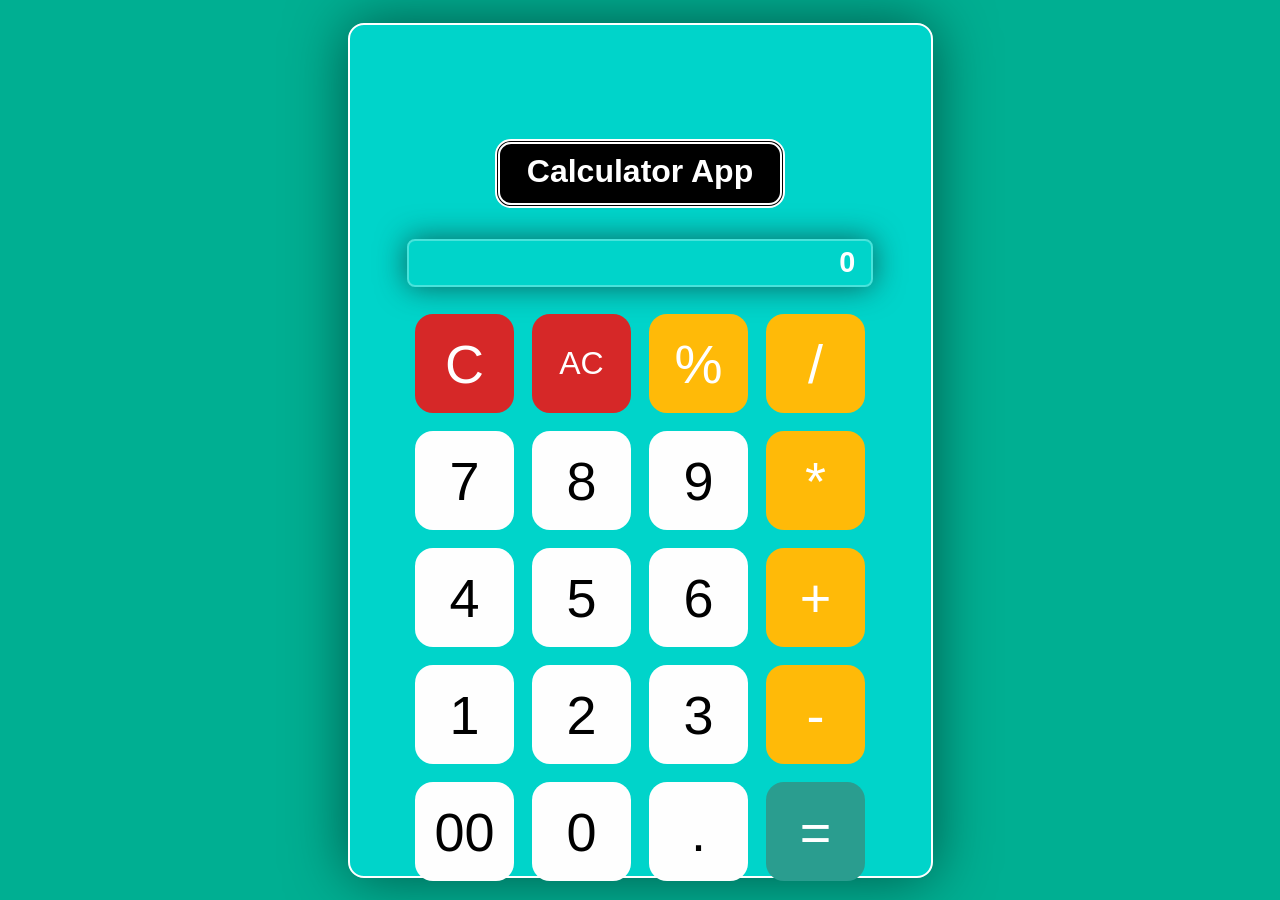
<file: Calculator-App-main/index.html>
<!DOCTYPE html>
<html lang="en">
<head>
    <meta charset="UTF-8">
    <meta name="viewport" content="width=device-width, initial-scale=1.0">
    <title>Calculator App</title>
    <link rel="stylesheet" href="style.css">
</head>
<body>

    <div class="container">

        <h2>Calculator App</h2>
        <input type="text" class="inputData" placeholder="0">
        
        <div class="boxes">
                <button class="content clear">C</button>
                <button class="content clearAc">AC</button>
                <button class="content operator">%</button>
                <button class="content operator">/</button>

                <button class="content">7</button>
                <button class="content">8</button>
                <button class="content">9</button>
                <button class="content operator">*</button>

                <button class="content">4</button>
                <button class="content">5</button>
                <button class="content">6</button>
                <button class="content operator">+</button>
            
                <button class="content">1</button>
                <button class="content">2</button>
                <button class="content">3</button>
                <button class="content operator">-</button>
            
                <button class="content">00</button>
                <button class="content">0</button>
                <button class="content">.</button>
                <button class="content equal">=</button>
        </div>

    </div>

    <script src="script.js"></script>
</body>
</html>
</file>
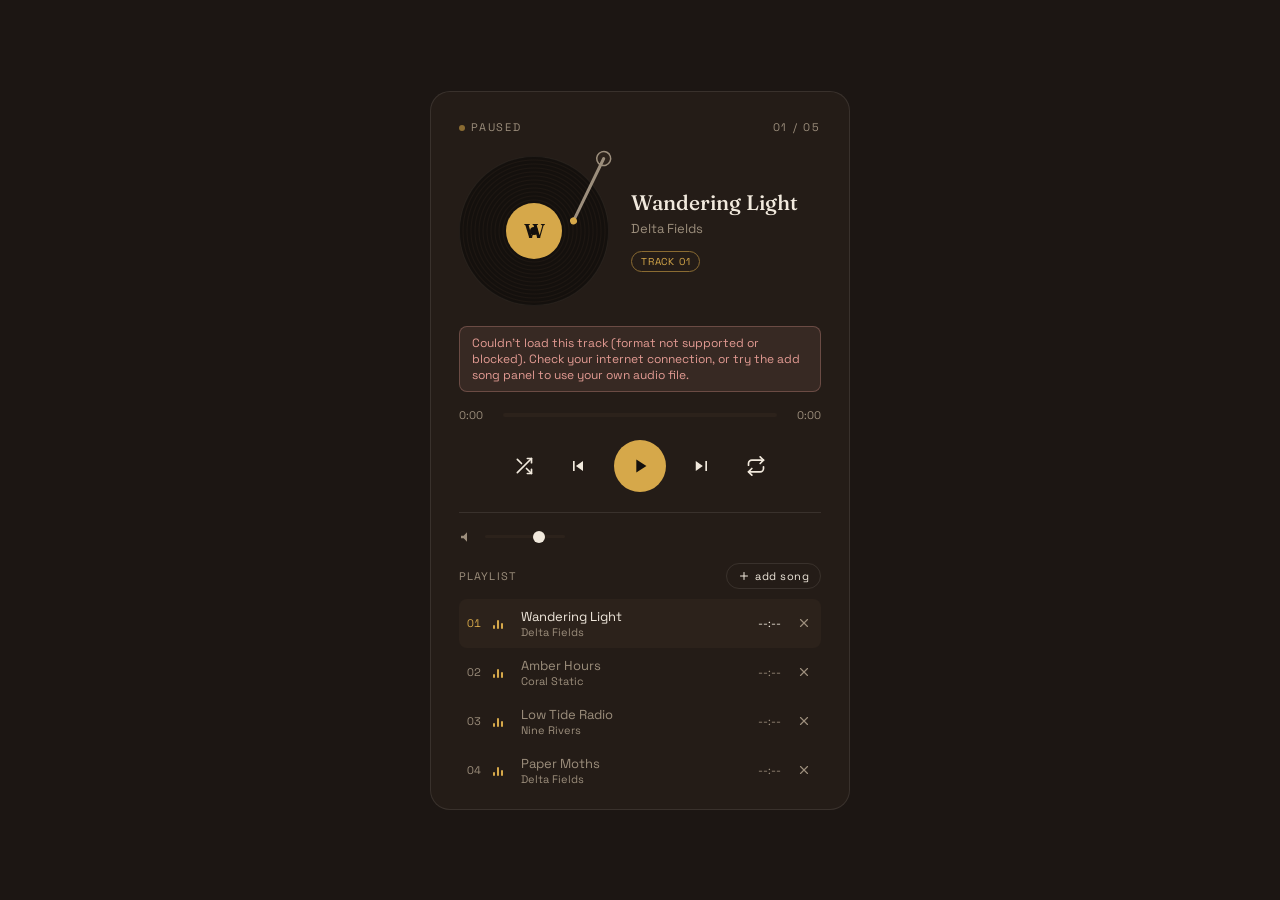
<file: Music-Plalyer-main/index.html>
<!DOCTYPE html>
<html lang="en">
<head>
<meta charset="UTF-8">
<title>Turntable — Music Player</title>
<link rel="preconnect" href="https://fonts.googleapis.com">
<link href="https://fonts.googleapis.com/css2?family=Fraunces:opsz,wght@9..144,400;9..144,500;9..144,600&family=Space+Grotesk:wght@400;500;600&display=swap" rel="stylesheet">
<style>
  :root{
    --bg: #1C1613;
    --panel: #241C17;
    --panel-2: #2C221B;
    --amber: #D6A84A;
    --amber-dim: #8A6B32;
    --sage: #7C9A82;
    --cream: #F1E9DD;
    --muted: #9C8E7C;
    --hairline: rgba(241,233,221,0.10);
    --vinyl: #14100D;
    --vinyl-groove: #1E1712;
  }
  *{box-sizing:border-box;}
  body{
    margin:0;
    background: var(--bg);
    color: var(--cream);
    font-family: 'Space Grotesk', sans-serif;
    min-height:100vh;
    display:flex;
    align-items:center;
    justify-content:center;
    padding: 40px 20px;
  }
  .player{
    width: 420px;
    max-width:100%;
    background: var(--panel);
    border: 1px solid var(--hairline);
    border-radius: 20px;
    padding: 28px 28px 20px;
    position:relative;
  }
  .eyebrow{
    font-size:11px;
    letter-spacing: 0.16em;
    text-transform:uppercase;
    color: var(--muted);
    display:flex;
    justify-content:space-between;
    align-items:center;
    margin-bottom: 22px;
  }
  .eyebrow .live-dot{
    width:6px;height:6px;border-radius:50%;
    background: var(--amber-dim);
    display:inline-block;
    margin-right:6px;
  }
  .eyebrow.playing .live-dot{ background: var(--sage); box-shadow: 0 0 0 3px rgba(124,154,130,0.15); }

  .stage{
    display:flex;
    align-items:center;
    gap: 22px;
    margin-bottom: 20px;
  }
  .turntable{
    width:150px; height:150px; flex-shrink:0; position:relative;
  }
  .platter{
    width:150px; height:150px; border-radius:50%;
    background:
      repeating-radial-gradient(circle at center, var(--vinyl) 0px, var(--vinyl) 2px, var(--vinyl-groove) 3px, var(--vinyl) 4px);
    border: 1px solid rgba(241,233,221,0.06);
    display:flex; align-items:center; justify-content:center;
    animation: spin 3.2s linear infinite;
    animation-play-state: paused;
  }
  .platter.spin{ animation-play-state: running; }
  .label{
    width:56px;height:56px;border-radius:50%;
    background: var(--amber);
    display:flex;align-items:center;justify-content:center;
    color: var(--vinyl);
    font-family:'Fraunces', serif;
    font-weight:600;
    font-size:20px;
  }
  .label::after{
    content:'';
    width:8px;height:8px;border-radius:50%;
    background: var(--vinyl);
    position:absolute;
  }
  .tonearm{
    position:absolute;
    top:-6px; right:-2px;
    width: 74px; height:74px;
    transform-origin: 68px 6px;
    transform: rotate(-18deg);
    transition: transform 0.5s cubic-bezier(.4,0,.2,1);
    pointer-events:none;
  }
  .tonearm.down{ transform: rotate(6deg); }
  .tonearm svg{ width:100%; height:100%; display:block; }

  .track-info{ min-width:0; }
  .track-title{
    font-family:'Fraunces', serif;
    font-weight:500;
    font-size: 21px;
    line-height:1.25;
    margin:0 0 4px;
    white-space:nowrap;
    overflow:hidden;
    text-overflow:ellipsis;
  }
  .track-artist{
    font-size:13px;
    color: var(--muted);
    margin:0 0 12px;
    white-space:nowrap;
    overflow:hidden;
    text-overflow:ellipsis;
  }
  .track-tag{
    display:inline-block;
    font-size:10px;
    letter-spacing:0.08em;
    text-transform:uppercase;
    color: var(--amber);
    border: 1px solid var(--amber-dim);
    border-radius: 100px;
    padding: 3px 9px;
  }

  .progress-row{
    display:flex; align-items:center; gap:10px;
    margin-bottom: 18px;
  }
  .time{ font-size:11px; color: var(--muted); min-width:34px; }
  .time.right{ text-align:right; }
  .progress-track{
    flex:1; height:4px; border-radius:4px;
    background: var(--panel-2);
    position:relative;
    cursor:pointer;
  }
  .progress-fill{
    position:absolute; top:0; left:0; height:100%;
    border-radius:4px;
    background: var(--amber);
    width:0%;
  }
  .progress-track:hover .progress-fill{ background: var(--sage); }

  .controls{
    display:flex; align-items:center; justify-content:center;
    gap: 18px;
    margin-bottom: 20px;
  }
  .ctrl-btn{
    background:none; border:none; cursor:pointer;
    color: var(--cream);
    display:flex; align-items:center; justify-content:center;
    padding:8px;
    border-radius:50%;
    transition: background 0.15s, color 0.15s;
  }
  .ctrl-btn:hover{ background: var(--panel-2); }
  .ctrl-btn svg{ width:20px; height:20px; }
  .ctrl-btn.play-pause{
    width:52px; height:52px;
    background: var(--amber);
    color: var(--vinyl);
  }
  .ctrl-btn.play-pause svg{ width:22px; height:22px; }
  .ctrl-btn.play-pause:hover{ background: #E4BB63; }
  .ctrl-btn.toggle-active{ color: var(--sage); }

  .bottom-row{
    display:flex; align-items:center; justify-content:space-between;
    gap: 16px;
    border-top: 1px solid var(--hairline);
    padding-top: 16px;
  }
  .volume-row{ display:flex; align-items:center; gap:8px; flex:1; }
  .volume-row svg{ width:16px; height:16px; color:var(--muted); flex-shrink:0; }
  input[type="range"]{
    -webkit-appearance:none; appearance:none;
    width:100%; height:3px; border-radius:3px;
    background: var(--panel-2);
    outline:none;
  }
  input[type="range"]::-webkit-slider-thumb{
    -webkit-appearance:none;
    width:12px; height:12px; border-radius:50%;
    background: var(--cream);
    cursor:pointer;
    border: none;
  }
  input[type="range"]::-moz-range-thumb{
    width:12px; height:12px; border-radius:50%;
    background: var(--cream); border:none; cursor:pointer;
  }
  #volume{ max-width:80px; }

  .playlist-header{
    display:flex; align-items:center; justify-content:space-between;
    margin-top:18px;
  }
  .playlist-label{
    font-size:11px; letter-spacing:0.1em; text-transform:uppercase; color: var(--muted);
  }
  .add-btn{
    display:flex; align-items:center; gap:5px;
    background:none; border:1px solid var(--hairline); color: var(--cream);
    font-family:'Space Grotesk', sans-serif;
    font-size:11px; letter-spacing:0.04em;
    border-radius:100px; padding:5px 11px; cursor:pointer;
  }
  .add-btn:hover{ border-color: var(--amber-dim); color: var(--amber); }
  .add-btn svg{ width:12px; height:12px; }

  .add-panel{
    display:none;
    margin-top:12px;
    background: var(--panel-2);
    border: 1px solid var(--hairline);
    border-radius: 12px;
    padding: 14px;
  }
  .add-panel.open{ display:block; }
  .add-tabs{ display:flex; gap:6px; margin-bottom:12px; }
  .add-tab{
    flex:1; text-align:center;
    background:none; border:1px solid var(--hairline); color: var(--muted);
    font-family:'Space Grotesk', sans-serif; font-size:11px;
    border-radius:8px; padding:7px; cursor:pointer;
  }
  .add-tab.active{ color: var(--cream); border-color: var(--amber-dim); background: rgba(214,168,74,0.08); }
  .add-field{ margin-bottom:9px; }
  .add-field label{
    display:block; font-size:10px; letter-spacing:0.06em; text-transform:uppercase;
    color: var(--muted); margin-bottom:5px;
  }
  .add-field input[type="text"], .add-field input[type="url"]{
    width:100%; background: var(--panel); border:1px solid var(--hairline);
    color: var(--cream); font-family:'Space Grotesk', sans-serif; font-size:13px;
    border-radius:8px; padding:8px 10px; outline:none;
  }
  .add-field input[type="text"]:focus, .add-field input[type="url"]:focus{ border-color: var(--amber-dim); }
  .add-field input[type="file"]{
    width:100%; font-size:12px; color: var(--muted);
  }
  .add-submit{
    width:100%; background: var(--amber); color: var(--vinyl); border:none;
    font-family:'Space Grotesk', sans-serif; font-weight:500; font-size:13px;
    border-radius:8px; padding:9px; cursor:pointer; margin-top:2px;
  }
  .add-submit:hover{ background:#E4BB63; }
  .add-hint{ font-size:11px; color: var(--muted); margin: 8px 0 0; }
  .add-error{ font-size:11px; color: #E39B93; margin: 8px 0 0; display:none; }
  .playback-error{
    font-size:12px; color: #E39B93;
    background: rgba(227,155,147,0.1);
    border: 1px solid rgba(227,155,147,0.3);
    border-radius: 8px;
    padding: 8px 12px;
    margin-bottom: 16px;
    display:none;
  }
  .playback-error.show{ display:block; }

  .playlist{
    margin-top: 10px;
    max-height: 190px;
    overflow-y:auto;
  }
  .playlist::-webkit-scrollbar{ width:4px; }
  .playlist::-webkit-scrollbar-thumb{ background: var(--panel-2); border-radius:4px; }
  .pl-remove{
    background:none; border:none; color: var(--muted); cursor:pointer;
    padding:4px; display:flex; align-items:center; justify-content:center; flex-shrink:0;
  }
  .pl-remove:hover{ color: #E39B93; }
  .pl-remove svg{ width:14px; height:14px; }

  .playlist-item{
    display:flex; align-items:center; gap:12px;
    padding: 9px 6px;
    border-radius: 8px;
    cursor:pointer;
    color: var(--muted);
  }
  .playlist-item:hover{ background: var(--panel-2); }
  .playlist-item.active{ color: var(--cream); background: var(--panel-2); }
  .pl-index{
    font-size:11px; width:16px; text-align:right; flex-shrink:0;
    font-variant-numeric: tabular-nums;
  }
  .playlist-item.active .pl-index{ color: var(--amber); }
  .pl-eq{ width:16px; flex-shrink:0; display:flex; align-items:flex-end; gap:2px; height:12px; }
  .pl-eq span{ width:2px; background: var(--amber); border-radius:1px; }
  .playlist-item.active .pl-eq span{ animation: eq 0.9s ease-in-out infinite; }
  .pl-eq span:nth-child(1){ height:4px; animation-delay:0s; }
  .pl-eq span:nth-child(2){ height:9px; animation-delay:0.2s; }
  .pl-eq span:nth-child(3){ height:6px; animation-delay:0.4s; }
  .pl-meta{ flex:1; min-width:0; }
  .pl-title{ font-size:13px; white-space:nowrap; overflow:hidden; text-overflow:ellipsis; }
  .pl-artist{ font-size:11px; color: var(--muted); white-space:nowrap; overflow:hidden; text-overflow:ellipsis; }
  .pl-dur{ font-size:11px; flex-shrink:0; font-variant-numeric: tabular-nums; }

  @keyframes spin{ to{ transform: rotate(360deg); } }
  @keyframes eq{
    0%, 100%{ transform: scaleY(0.4); }
    50%{ transform: scaleY(1); }
  }
  @media (prefers-reduced-motion: reduce){
    .platter, .pl-eq span{ animation: none !important; }
  }
</style>
</head>
<body>

<div class="player">
  <div class="eyebrow" id="eyebrow">
    <span><span class="live-dot"></span><span id="status-text">paused</span></span>
    <span id="track-count">01 / 05</span>
  </div>

  <div class="stage">
    <div class="turntable">
      <div class="platter" id="platter">
        <div class="label" id="label">A</div>
      </div>
      <div class="tonearm" id="tonearm">
        <svg viewBox="0 0 74 74" fill="none">
          <circle cx="66" cy="8" r="7" fill="var(--panel-2)" stroke="var(--muted)" stroke-width="1.5"/>
          <line x1="66" y1="8" x2="18" y2="58" stroke="var(--muted)" stroke-width="3" stroke-linecap="round"/>
          <circle cx="18" cy="58" r="3.5" fill="var(--amber)"/>
        </svg>
      </div>
    </div>
    <div class="track-info">
      <p class="track-title" id="track-title">Loading…</p>
      <p class="track-artist" id="track-artist">—</p>
      <span class="track-tag" id="track-tag">track 01</span>
    </div>
  </div>

  <p class="playback-error" id="playback-error"></p>

  <div class="progress-row">
    <span class="time" id="current-time">0:00</span>
    <div class="progress-track" id="progress-track">
      <div class="progress-fill" id="progress-fill"></div>
    </div>
    <span class="time right" id="duration-time">0:00</span>
  </div>

  <div class="controls">
    <button class="ctrl-btn" id="shuffle-btn" title="Shuffle" aria-label="Toggle shuffle">
      <svg viewBox="0 0 24 24" fill="none" stroke="currentColor" stroke-width="2" stroke-linecap="round" stroke-linejoin="round"><polyline points="16 3 21 3 21 8"/><line x1="4" y1="20" x2="21" y2="3"/><polyline points="21 16 21 21 16 21"/><line x1="15" y1="15" x2="21" y2="21"/><line x1="4" y1="4" x2="9" y2="9"/></svg>
    </button>
    <button class="ctrl-btn" id="prev-btn" title="Previous" aria-label="Previous track">
      <svg viewBox="0 0 24 24" fill="currentColor"><path d="M6 6h2v12H6zm3.5 6l8.5 6V6z"/></svg>
    </button>
    <button class="ctrl-btn play-pause" id="play-btn" title="Play/Pause" aria-label="Play or pause">
      <svg id="play-icon" viewBox="0 0 24 24" fill="currentColor"><path d="M8 5v14l11-7z"/></svg>
      <svg id="pause-icon" viewBox="0 0 24 24" fill="currentColor" style="display:none;"><path d="M6 5h4v14H6zm8 0h4v14h-4z"/></svg>
    </button>
    <button class="ctrl-btn" id="next-btn" title="Next" aria-label="Next track">
      <svg viewBox="0 0 24 24" fill="currentColor"><path d="M16 6h2v12h-2zM4.5 6v12l8.5-6z"/></svg>
    </button>
    <button class="ctrl-btn" id="repeat-btn" title="Repeat / Autoplay" aria-label="Toggle repeat">
      <svg viewBox="0 0 24 24" fill="none" stroke="currentColor" stroke-width="2" stroke-linecap="round" stroke-linejoin="round"><polyline points="17 1 21 5 17 9"/><path d="M3 11V9a4 4 0 0 1 4-4h14"/><polyline points="7 23 3 19 7 15"/><path d="M21 13v2a4 4 0 0 1-4 4H3"/></svg>
    </button>
  </div>

  <div class="bottom-row">
    <div class="volume-row">
      <svg viewBox="0 0 24 24" fill="currentColor" id="vol-icon"><path d="M3 10v4h4l5 5V5L7 10H3z"/></svg>
      <input type="range" id="volume" min="0" max="100" value="70">
    </div>
  </div>

  <div class="playlist-header">
    <span class="playlist-label">playlist</span>
    <button class="add-btn" id="add-toggle-btn">
      <svg viewBox="0 0 24 24" fill="none" stroke="currentColor" stroke-width="2" stroke-linecap="round"><line x1="12" y1="5" x2="12" y2="19"/><line x1="5" y1="12" x2="19" y2="12"/></svg>
      add song
    </button>
  </div>

  <div class="add-panel" id="add-panel">
    <div class="add-tabs">
      <button class="add-tab active" id="tab-upload" data-tab="upload">upload file</button>
      <button class="add-tab" id="tab-url" data-tab="url">from url</button>
    </div>

    <form id="upload-form">
      <div class="add-field">
        <label for="upload-file">audio file</label>
        <input type="file" id="upload-file" accept="audio/*" required>
      </div>
      <div class="add-field">
        <label for="upload-title">title</label>
        <input type="text" id="upload-title" placeholder="leave blank to use file name">
      </div>
      <div class="add-field">
        <label for="upload-artist">artist</label>
        <input type="text" id="upload-artist" placeholder="unknown artist">
      </div>
      <button type="submit" class="add-submit">add to playlist</button>
    </form>

    <form id="url-form" style="display:none;">
      <div class="add-field">
        <label for="url-src">audio url</label>
        <input type="url" id="url-src" placeholder="https://example.com/song.mp3" required>
      </div>
      <div class="add-field">
        <label for="url-title">title</label>
        <input type="text" id="url-title" placeholder="track title" required>
      </div>
      <div class="add-field">
        <label for="url-artist">artist</label>
        <input type="text" id="url-artist" placeholder="unknown artist">
      </div>
      <button type="submit" class="add-submit">add to playlist</button>
      <p class="add-hint">Needs to be a direct link to an audio file, and the host must allow cross-site playback.</p>
    </form>

    <p class="add-error" id="add-error"></p>
  </div>

  <div class="playlist" id="playlist"></div>
</div>

<audio id="audio" preload="metadata"></audio>

<script>
(function(){
  const tracks = [
    { title: "Wandering Light", artist: "Delta Fields", src: "https://www.soundhelix.com/examples/mp3/SoundHelix-Song-1.mp3" },
    { title: "Amber Hours", artist: "Coral Static", src: "https://www.soundhelix.com/examples/mp3/SoundHelix-Song-2.mp3" },
    { title: "Low Tide Radio", artist: "Nine Rivers", src: "https://www.soundhelix.com/examples/mp3/SoundHelix-Song-3.mp3" },
    { title: "Paper Moths", artist: "Delta Fields", src: "https://www.soundhelix.com/examples/mp3/SoundHelix-Song-4.mp3" },
    { title: "Quiet Static", artist: "Half Empty Sky", src: "https://www.soundhelix.com/examples/mp3/SoundHelix-Song-5.mp3" }
  ];

  let current = 0;
  let isPlaying = false;
  let isShuffle = false;
  let repeatMode = 0; // 0 = off, 1 = repeat all, 2 = repeat one

  const audio = document.getElementById('audio');
  const platter = document.getElementById('platter');
  const tonearm = document.getElementById('tonearm');
  const label = document.getElementById('label');
  const eyebrow = document.getElementById('eyebrow');
  const statusText = document.getElementById('status-text');
  const trackCount = document.getElementById('track-count');
  const trackTitle = document.getElementById('track-title');
  const trackArtist = document.getElementById('track-artist');
  const trackTag = document.getElementById('track-tag');
  const currentTimeEl = document.getElementById('current-time');
  const durationTimeEl = document.getElementById('duration-time');
  const progressTrack = document.getElementById('progress-track');
  const progressFill = document.getElementById('progress-fill');
  const playBtn = document.getElementById('play-btn');
  const playIcon = document.getElementById('play-icon');
  const pauseIcon = document.getElementById('pause-icon');
  const prevBtn = document.getElementById('prev-btn');
  const nextBtn = document.getElementById('next-btn');
  const shuffleBtn = document.getElementById('shuffle-btn');
  const repeatBtn = document.getElementById('repeat-btn');
  const volumeSlider = document.getElementById('volume');
  const volIcon = document.getElementById('vol-icon');
  const playlistEl = document.getElementById('playlist');

  function fmtTime(sec){
    if (!isFinite(sec) || isNaN(sec)) return "0:00";
    const m = Math.floor(sec / 60);
    const s = Math.floor(sec % 60).toString().padStart(2, '0');
    return m + ":" + s;
  }

  function escapeHtml(str){
    const div = document.createElement('div');
    div.textContent = str;
    return div.innerHTML;
  }

  function renderPlaylist(){
    playlistEl.innerHTML = '';
    tracks.forEach((t, i) => {
      const item = document.createElement('div');
      item.className = 'playlist-item' + (i === current ? ' active' : '');
      item.innerHTML =
        '<span class="pl-index">' + (i+1).toString().padStart(2,'0') + '</span>' +
        '<span class="pl-eq"><span></span><span></span><span></span></span>' +
        '<span class="pl-meta"><div class="pl-title">' + escapeHtml(t.title) + '</div><div class="pl-artist">' + escapeHtml(t.artist) + '</div></span>' +
        '<span class="pl-dur" data-dur="' + i + '">' + (t.duration ? fmtTime(t.duration) : '--:--') + '</span>' +
        (tracks.length > 1 ? '<button class="pl-remove" title="Remove" aria-label="Remove track" data-remove="' + i + '"><svg viewBox="0 0 24 24" fill="none" stroke="currentColor" stroke-width="2" stroke-linecap="round"><line x1="18" y1="6" x2="6" y2="18"/><line x1="6" y1="6" x2="18" y2="18"/></svg></button>' : '');
      item.querySelector('.pl-meta').addEventListener('click', () => loadTrack(i, true));
      item.querySelector('.pl-index').addEventListener('click', () => loadTrack(i, true));
      item.querySelector('.pl-eq').addEventListener('click', () => loadTrack(i, true));
      const removeBtn = item.querySelector('.pl-remove');
      if (removeBtn) {
        removeBtn.addEventListener('click', (e) => {
          e.stopPropagation();
          removeTrack(i);
        });
      }
      playlistEl.appendChild(item);
    });
  }

  function removeTrack(index){
    const wasCurrent = index === current;
    const removedSrc = tracks[index].src;
    tracks.splice(index, 1);
    if (tracks.length === 0) {
      audio.pause();
      audio.removeAttribute('src');
      trackTitle.textContent = 'No tracks';
      trackArtist.textContent = 'Add a song to get started';
      renderPlaylist();
      return;
    }
    if (removedSrc && removedSrc.startsWith('blob:')) {
      URL.revokeObjectURL(removedSrc);
    }
    if (wasCurrent) {
      loadTrack(index % tracks.length, isPlaying);
    } else if (index < current) {
      current -= 1;
      renderPlaylist();
      trackCount.textContent = (current+1).toString().padStart(2,'0') + ' / ' + tracks.length.toString().padStart(2,'0');
    } else {
      renderPlaylist();
    }
  }

  function addTrack(track, playImmediately){
    tracks.push(track);
    renderPlaylist();
    trackCount.textContent = (current+1).toString().padStart(2,'0') + ' / ' + tracks.length.toString().padStart(2,'0');
    if (playImmediately) {
      loadTrack(tracks.length - 1, true);
    }
    const probe = new Audio();
    probe.preload = 'metadata';
    probe.src = track.src;
    probe.addEventListener('loadedmetadata', () => {
      track.duration = probe.duration;
      const durEl = document.querySelector('[data-dur="' + (tracks.indexOf(track)) + '"]');
      if (durEl) durEl.textContent = fmtTime(probe.duration);
    });
  }

  function showAddError(msg){
    const errEl = document.getElementById('add-error');
    errEl.textContent = msg;
    errEl.style.display = msg ? 'block' : 'none';
  }

  function showPlaybackError(msg){
    const errEl = document.getElementById('playback-error');
    errEl.textContent = msg;
    errEl.classList.toggle('show', !!msg);
  }

  function loadTrack(index, autoplay){
    current = (index + tracks.length) % tracks.length;
    const t = tracks[current];
    audio.src = t.src;
    trackTitle.textContent = t.title;
    trackArtist.textContent = t.artist;
    trackTag.textContent = 'track ' + (current+1).toString().padStart(2,'0');
    label.textContent = t.title.charAt(0);
    trackCount.textContent = (current+1).toString().padStart(2,'0') + ' / ' + tracks.length.toString().padStart(2,'0');
    progressFill.style.width = '0%';
    currentTimeEl.textContent = '0:00';
    durationTimeEl.textContent = '0:00';

    document.querySelectorAll('.playlist-item').forEach((el, i) => {
      el.classList.toggle('active', i === current);
    });

    if (autoplay) {
      attemptPlay();
    }
  }

  function attemptPlay(){
    const playPromise = audio.play();
    if (playPromise && playPromise.catch) {
      playPromise.catch((err) => {
        console.error('Playback failed:', err);
        statusText.textContent = 'blocked';
        showPlaybackError("Couldn't play this track (" + (err && err.name ? err.name : 'error') + "). Check your internet connection, or try the add song panel to use your own audio file.");
      });
    }
  }

  function setPlayingState(playing){
    isPlaying = playing;
    playIcon.style.display = playing ? 'none' : 'block';
    pauseIcon.style.display = playing ? 'block' : 'none';
    platter.classList.toggle('spin', playing);
    tonearm.classList.toggle('down', playing);
    eyebrow.classList.toggle('playing', playing);
    statusText.textContent = playing ? 'playing' : 'paused';
  }

  function togglePlay(){
    showPlaybackError('');
    if (isPlaying) {
      audio.pause();
    } else {
      attemptPlay();
    }
  }

  function nextTrack(){
    if (isShuffle) {
      let next = Math.floor(Math.random() * tracks.length);
      if (tracks.length > 1) {
        while (next === current) next = Math.floor(Math.random() * tracks.length);
      }
      loadTrack(next, true);
    } else {
      loadTrack(current + 1, true);
    }
  }

  function prevTrack(){
    if (audio.currentTime > 3) {
      audio.currentTime = 0;
      return;
    }
    loadTrack(current - 1, true);
  }

  playBtn.addEventListener('click', togglePlay);
  nextBtn.addEventListener('click', nextTrack);
  prevBtn.addEventListener('click', prevTrack);

  audio.addEventListener('play', () => setPlayingState(true));
  audio.addEventListener('pause', () => setPlayingState(false));

  audio.addEventListener('loadedmetadata', () => {
    durationTimeEl.textContent = fmtTime(audio.duration);
    const durEl = document.querySelector('[data-dur="' + current + '"]');
    if (durEl) durEl.textContent = fmtTime(audio.duration);
  });

  audio.addEventListener('timeupdate', () => {
    currentTimeEl.textContent = fmtTime(audio.currentTime);
    if (audio.duration) {
      progressFill.style.width = (audio.currentTime / audio.duration * 100) + '%';
    }
  });

  audio.addEventListener('ended', () => {
    if (repeatMode === 2) {
      audio.currentTime = 0;
      audio.play().catch(()=>{});
    } else if (repeatMode === 1) {
      nextTrack();
    } else if (current < tracks.length - 1 || isShuffle) {
      nextTrack();
    } else {
      setPlayingState(false);
      progressFill.style.width = '0%';
      currentTimeEl.textContent = '0:00';
    }
  });

  progressTrack.addEventListener('click', (e) => {
    const rect = progressTrack.getBoundingClientRect();
    const ratio = (e.clientX - rect.left) / rect.width;
    if (audio.duration) {
      audio.currentTime = ratio * audio.duration;
    }
  });

  volumeSlider.addEventListener('input', () => {
    audio.volume = volumeSlider.value / 100;
    if (audio.volume === 0) {
      volIcon.innerHTML = '<path d="M16.5 12A4.5 4.5 0 0 0 14 8v8a4.5 4.5 0 0 0 2.5-4z" opacity="0"/><path d="M3 10v4h4l5 5V5L7 10H3z"/><line x1="23" y1="9" x2="17" y2="15" stroke="currentColor" stroke-width="2"/><line x1="17" y1="9" x2="23" y2="15" stroke="currentColor" stroke-width="2"/>';
    } else {
      volIcon.innerHTML = '<path d="M3 10v4h4l5 5V5L7 10H3z"/><path d="M16.5 12A4.5 4.5 0 0 0 14 8v8a4.5 4.5 0 0 0 2.5-4z"/>';
    }
  });

  shuffleBtn.addEventListener('click', () => {
    isShuffle = !isShuffle;
    shuffleBtn.classList.toggle('toggle-active', isShuffle);
  });

  repeatBtn.addEventListener('click', () => {
    repeatMode = (repeatMode + 1) % 3;
    repeatBtn.classList.toggle('toggle-active', repeatMode !== 0);
    repeatBtn.style.opacity = repeatMode === 2 ? '0.6' : '1';
    repeatBtn.title = repeatMode === 0 ? 'Repeat off' : repeatMode === 1 ? 'Repeat all' : 'Repeat one';
  });

  const addToggleBtn = document.getElementById('add-toggle-btn');
  const addPanel = document.getElementById('add-panel');
  const tabUpload = document.getElementById('tab-upload');
  const tabUrl = document.getElementById('tab-url');
  const uploadForm = document.getElementById('upload-form');
  const urlForm = document.getElementById('url-form');

  addToggleBtn.addEventListener('click', () => {
    addPanel.classList.toggle('open');
    showAddError('');
  });

  function switchTab(which){
    tabUpload.classList.toggle('active', which === 'upload');
    tabUrl.classList.toggle('active', which === 'url');
    uploadForm.style.display = which === 'upload' ? 'block' : 'none';
    urlForm.style.display = which === 'url' ? 'block' : 'none';
    showAddError('');
  }
  tabUpload.addEventListener('click', () => switchTab('upload'));
  tabUrl.addEventListener('click', () => switchTab('url'));

  uploadForm.addEventListener('submit', (e) => {
    e.preventDefault();
    showAddError('');
    const fileInput = document.getElementById('upload-file');
    const titleInput = document.getElementById('upload-title');
    const artistInput = document.getElementById('upload-artist');
    const file = fileInput.files[0];
    if (!file) {
      showAddError('Choose an audio file first.');
      return;
    }
    const objectUrl = URL.createObjectURL(file);
    const niceName = file.name.replace(/\.[^/.]+$/, '');
    addTrack({
      title: titleInput.value.trim() || niceName,
      artist: artistInput.value.trim() || 'Unknown artist',
      src: objectUrl
    }, true);
    uploadForm.reset();
    addPanel.classList.remove('open');
  });

  urlForm.addEventListener('submit', (e) => {
    e.preventDefault();
    showAddError('');
    const srcInput = document.getElementById('url-src');
    const titleInput = document.getElementById('url-title');
    const artistInput = document.getElementById('url-artist');
    const src = srcInput.value.trim();
    const title = titleInput.value.trim();
    if (!src || !title) {
      showAddError('A url and title are both required.');
      return;
    }
    addTrack({
      title: title,
      artist: artistInput.value.trim() || 'Unknown artist',
      src: src
    }, true);
    urlForm.reset();
    addPanel.classList.remove('open');
  });

  audio.addEventListener('error', () => {
    if (audio.error) {
      const codes = {1:'loading aborted', 2:'network error', 3:'decode error', 4:'format not supported or blocked'};
      showPlaybackError("Couldn't load this track (" + (codes[audio.error.code] || 'unknown error') + "). Check your internet connection, or try the add song panel to use your own audio file.");
    }
  });

  audio.addEventListener('playing', () => showPlaybackError(''));

  renderPlaylist();
  loadTrack(0, false);
  audio.volume = 0.7;
})();
</script>

</body>
</html>
</file>
<file: Calculator-App-main/style.css>
*{
    margin: 0;
    padding: 0;
    box-sizing: border-box;

}

body{
    background-color: #00af92;
    text-align: center;
    display: flex;             
    justify-content: center;   
    align-items: center;      
    height: 100vh; 
    width: 100%;   
}

.container{
    padding: 0 1rem 0.5rem 1rem;
    height: 95vh; 
    width: 65vh;
    display: flex;
    flex-direction: column;
    justify-content: center;
    align-items: center;  
    gap: 1rem;
    background-color: rgb(0, 212, 202);
    border-radius: 1rem;
    border: 2px solid white;
    box-shadow: 0 0 60px rgba(0, 0, 0, 0.5);
}

.inputData {
    width: 85%;
    height: 3rem;
    font-size: 1.5rem;
    text-align: right;
    border-radius: 0.5rem;
    border: none;
    padding: 1rem;
    box-shadow: 0 0px 30px rgb(13, 99, 94);
    background-color: rgb(0, 212, 202);
    color: #333;
    margin-top: 0.9rem;
    margin-bottom: 0.7rem;
    cursor: pointer;
    border: 2px solid rgb(72, 227, 219);
    font-weight: 700;
    color: white;
    font-size: 1.8rem;
}

input::placeholder{
    font-weight: 700;
    color: white;
    font-size: 1.8rem;

}

h2{
    margin-top: 15vmin;
    font-size: 2rem;
    color: white;
    background-color: black;
    font-family: 'Segoe UI', Tahoma, Geneva, Verdana, sans-serif;
    font-weight: 900;
    border: 5px white double;
    border-radius: 1rem;
    padding: 1vmin 3vmin 1.5vmin 3vmin;
}

.boxes{
    height: 30vh;
    width: 60vh;
    display: flex;
    flex-wrap: wrap;
    justify-content: center;
    align-items: center;
    margin-bottom: 19rem;
    gap: 2vmin;
}

.content{
    height: 11vmin;
    width: 11vmin;
    /* border-radius: 50%; */
    border-radius: 2vmin;
    border: none;
    font-size: 6vmin;
    cursor: pointer;
    background-color: #fefefe;
    color: black;
    transition: all 0.2s ease;
}


.content:hover{
    background-color: #e6e6e6;
    box-shadow: 0 0px 10px rgba(0, 0, 0, 0.719);
}

.content:active {
    transform: scale(0.8);
}

.operator {
    background-color: #ffba08;
    color: white;
}
.operator:hover{
    color: black;
}

.clear {
    background-color: #d62828;
    color: white;
}
.clear:hover{
    color: black;
}

.clearAc{
    font-size: 2rem;
    background-color: #d62828;
    color: white;
}

.clearAc:hover{
    color: black;
}

.equal {
    background-color: #2a9d8f;
    color: white;
}
.equal:hover{
    color: black;
}

/* ========================= */
/* 📱 Responsive Design */
/* ========================= */
@media (max-width: 768px) {
    .container {
        width: 95vw;
        height: auto;
        padding: 1rem;
        gap: 0.5rem;
    }

    h2 {
        margin-top: 1rem;
    }

    .inputData {
        width: 90%;
        height: 2.5rem;
        font-size: 1.2rem;
    }

    .boxes {
        width: 100%;
        height: auto;
        margin-bottom: 1rem;
        gap: 0.5rem;
    }

    .content {
        flex: 1 0 21%;  
        height: auto;
        max-width: 22%;
        aspect-ratio: 1/1; 
        font-size: 6vw;
    }
}

@media (max-width: 480px) {
    h2 {
        font-size: 1.4rem;
        margin-top: 0.5rem;
    }

    .inputData {
        font-size: 1rem;
        height: 2.2rem;
    }

    .content {
        flex: 1 0 28%;
        max-width: 28%;
        font-size: 7vw;
    }
}
</file>
